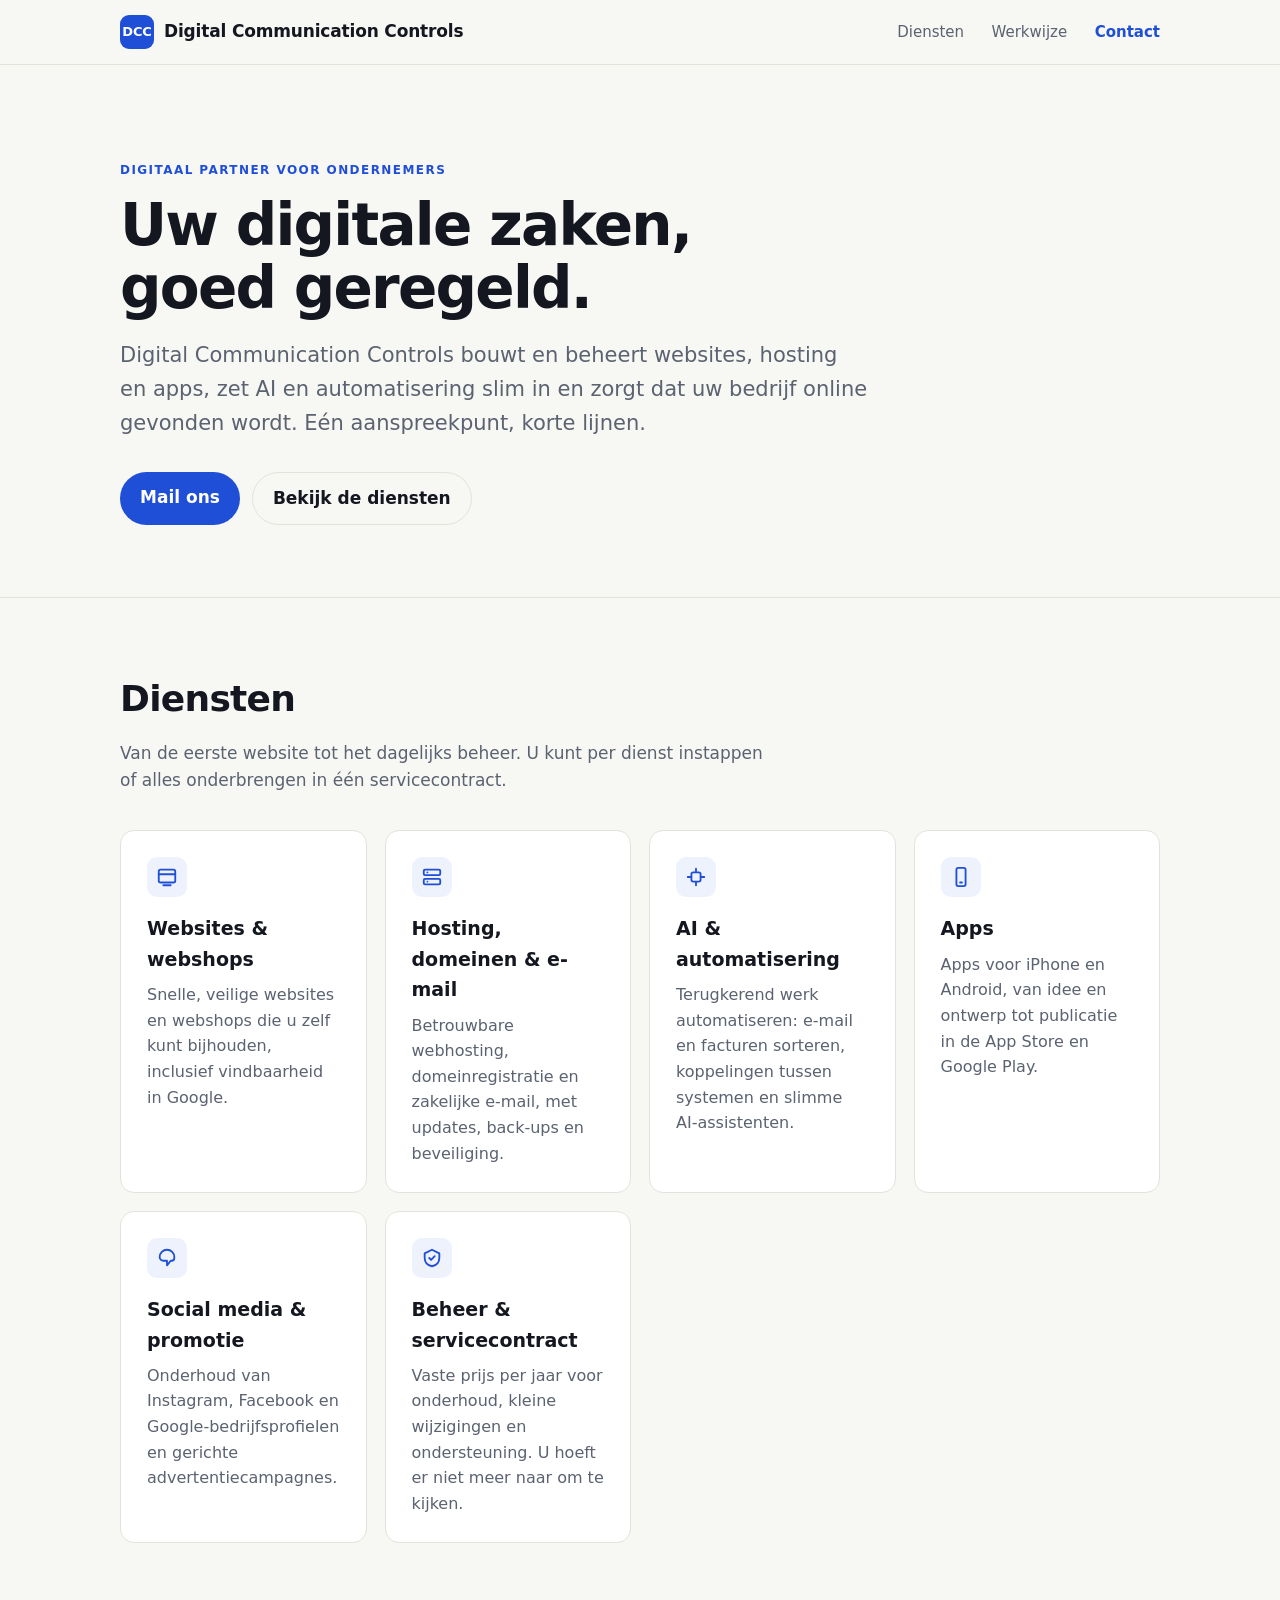
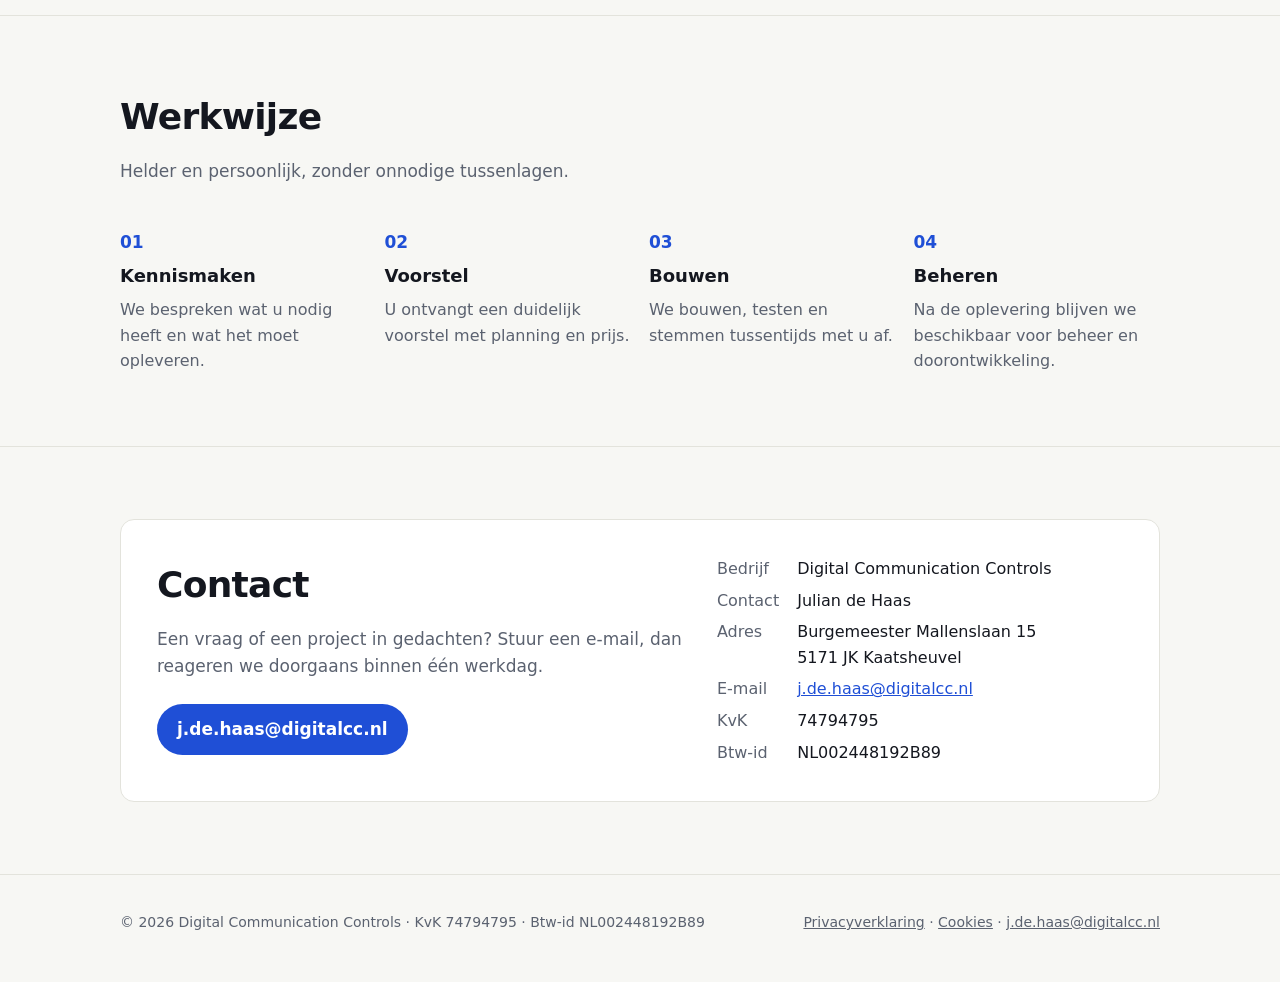
<file: index.html>
<!doctype html>
<html lang="nl">
<head>
<meta charset="utf-8">
<meta name="viewport" content="width=device-width,initial-scale=1">
<title>Digital Communication Controls – websites, apps, AI en online zichtbaarheid</title>
<meta name="description" content="Digital Communication Controls uit Kaatsheuvel bouwt en beheert websites, webhosting, apps en AI-automatisering, en verzorgt social media en Google-zichtbaarheid voor ondernemers.">
<link rel="canonical" href="https://digitalcc.nl/">
<link rel="icon" href="favicon.svg" type="image/svg+xml">
<link rel="stylesheet" href="style.css">
<script type="application/ld+json">
{"@context":"https://schema.org","@type":"ProfessionalService","name":"Digital Communication Controls","url":"https://digitalcc.nl/","email":"j.de.haas@digitalcc.nl","founder":{"@type":"Person","name":"Julian de Haas"},"address":{"@type":"PostalAddress","streetAddress":"Burgemeester Mallenslaan 15","postalCode":"5171 JK","addressLocality":"Kaatsheuvel","addressCountry":"NL"},"vatID":"NL002448192B89","identifier":{"@type":"PropertyValue","propertyID":"KvK","value":"74794795"},"areaServed":"NL"}
</script>
</head>
<body>
<header class="top">
  <div class="wrap">
    <a class="brand" href="/"><span class="mark">DCC</span>Digital Communication Controls</a>
    <nav>
      <a href="#diensten">Diensten</a>
      <a href="#werkwijze">Werkwijze</a>
      <a class="cta" href="#contact">Contact</a>
    </nav>
  </div>
</header>

<main>
  <div class="wrap hero">
    <div class="eyebrow">Digitaal partner voor ondernemers</div>
    <h1>Uw digitale zaken, goed geregeld.</h1>
    <p class="lead">Digital Communication Controls bouwt en beheert websites, hosting en apps, zet AI en automatisering slim in en zorgt dat uw bedrijf online gevonden wordt. Eén aanspreekpunt, korte lijnen.</p>
    <div class="actions">
      <a class="btn" href="mailto:j.de.haas@digitalcc.nl">Mail ons</a>
      <a class="btn ghost" href="#diensten">Bekijk de diensten</a>
    </div>
  </div>

  <section id="diensten">
    <div class="wrap">
      <h2>Diensten</h2>
      <p class="intro">Van de eerste website tot het dagelijks beheer. U kunt per dienst instappen of alles onderbrengen in één servicecontract.</p>
      <div class="grid">
        <div class="card">
          <div class="ic"><svg width="22" height="22" viewBox="0 0 24 24" fill="none" stroke="currentColor" stroke-width="2" stroke-linecap="round" stroke-linejoin="round" aria-hidden="true"><rect x="3" y="4" width="18" height="14" rx="2"/><path d="M3 9h18M8 21h8"/></svg></div>
          <h3>Websites &amp; webshops</h3>
          <p>Snelle, veilige websites en webshops die u zelf kunt bijhouden, inclusief vindbaarheid in Google.</p>
        </div>
        <div class="card">
          <div class="ic"><svg width="22" height="22" viewBox="0 0 24 24" fill="none" stroke="currentColor" stroke-width="2" stroke-linecap="round" stroke-linejoin="round" aria-hidden="true"><rect x="3" y="4" width="18" height="6" rx="1.5"/><rect x="3" y="14" width="18" height="6" rx="1.5"/><path d="M7 7h.01M7 17h.01"/></svg></div>
          <h3>Hosting, domeinen &amp; e-mail</h3>
          <p>Betrouwbare webhosting, domeinregistratie en zakelijke e-mail, met updates, back-ups en beveiliging.</p>
        </div>
        <div class="card">
          <div class="ic"><svg width="22" height="22" viewBox="0 0 24 24" fill="none" stroke="currentColor" stroke-width="2" stroke-linecap="round" stroke-linejoin="round" aria-hidden="true"><path d="M12 3v3M12 18v3M3 12h3M18 12h3"/><rect x="7" y="7" width="10" height="10" rx="2"/></svg></div>
          <h3>AI &amp; automatisering</h3>
          <p>Terugkerend werk automatiseren: e-mail en facturen sorteren, koppelingen tussen systemen en slimme AI-assistenten.</p>
        </div>
        <div class="card">
          <div class="ic"><svg width="22" height="22" viewBox="0 0 24 24" fill="none" stroke="currentColor" stroke-width="2" stroke-linecap="round" stroke-linejoin="round" aria-hidden="true"><rect x="7" y="2" width="10" height="20" rx="2"/><path d="M11 18h2"/></svg></div>
          <h3>Apps</h3>
          <p>Apps voor iPhone en Android, van idee en ontwerp tot publicatie in de App Store en Google Play.</p>
        </div>
        <div class="card">
          <div class="ic"><svg width="22" height="22" viewBox="0 0 24 24" fill="none" stroke="currentColor" stroke-width="2" stroke-linecap="round" stroke-linejoin="round" aria-hidden="true"><path d="M4 11a8 8 0 0 1 16 0v1a3 3 0 0 1-3 3h-1l-4 5v-5H8a4 4 0 0 1-4-4z"/></svg></div>
          <h3>Social media &amp; promotie</h3>
          <p>Onderhoud van Instagram, Facebook en Google-bedrijfsprofielen en gerichte advertentiecampagnes.</p>
        </div>
        <div class="card">
          <div class="ic"><svg width="22" height="22" viewBox="0 0 24 24" fill="none" stroke="currentColor" stroke-width="2" stroke-linecap="round" stroke-linejoin="round" aria-hidden="true"><path d="M12 3l8 4v5c0 5-3.5 8-8 9-4.5-1-8-4-8-9V7z"/><path d="M9 12l2 2 4-4"/></svg></div>
          <h3>Beheer &amp; servicecontract</h3>
          <p>Vaste prijs per jaar voor onderhoud, kleine wijzigingen en ondersteuning. U hoeft er niet meer naar om te kijken.</p>
        </div>
      </div>
    </div>
  </section>

  <section id="werkwijze">
    <div class="wrap">
      <h2>Werkwijze</h2>
      <p class="intro">Helder en persoonlijk, zonder onnodige tussenlagen.</p>
      <div class="steps">
        <div><h3>Kennismaken</h3><p>We bespreken wat u nodig heeft en wat het moet opleveren.</p></div>
        <div><h3>Voorstel</h3><p>U ontvangt een duidelijk voorstel met planning en prijs.</p></div>
        <div><h3>Bouwen</h3><p>We bouwen, testen en stemmen tussentijds met u af.</p></div>
        <div><h3>Beheren</h3><p>Na de oplevering blijven we beschikbaar voor beheer en doorontwikkeling.</p></div>
      </div>
    </div>
  </section>

  <section id="contact">
    <div class="wrap">
      <div class="contact">
        <div>
          <h2>Contact</h2>
          <p class="intro" style="margin-bottom:24px">Een vraag of een project in gedachten? Stuur een e-mail, dan reageren we doorgaans binnen één werkdag.</p>
          <a class="btn" href="mailto:j.de.haas@digitalcc.nl">j.de.haas@digitalcc.nl</a>
        </div>
        <dl>
          <dt>Bedrijf</dt><dd>Digital Communication Controls</dd>
          <dt>Contact</dt><dd>Julian de Haas</dd>
          <dt>Adres</dt><dd>Burgemeester Mallenslaan 15<br>5171 JK Kaatsheuvel</dd>
          <dt>E-mail</dt><dd><a href="mailto:j.de.haas@digitalcc.nl">j.de.haas@digitalcc.nl</a></dd>
          <dt>KvK</dt><dd>74794795</dd>
          <dt>Btw-id</dt><dd>NL002448192B89</dd>
        </dl>
      </div>
    </div>
  </section>
</main>

<footer>
  <div class="wrap">
    <span>© <span id="jaar">2026</span> Digital Communication Controls · KvK 74794795 · Btw-id NL002448192B89</span>
    <span><a href="privacy.html">Privacyverklaring</a> · <a href="privacy.html#cookies">Cookies</a> · <a href="mailto:j.de.haas@digitalcc.nl">j.de.haas@digitalcc.nl</a></span>
  </div>
</footer>
<script>document.getElementById('jaar').textContent=new Date().getFullYear()</script>
</body>
</html>
</file>
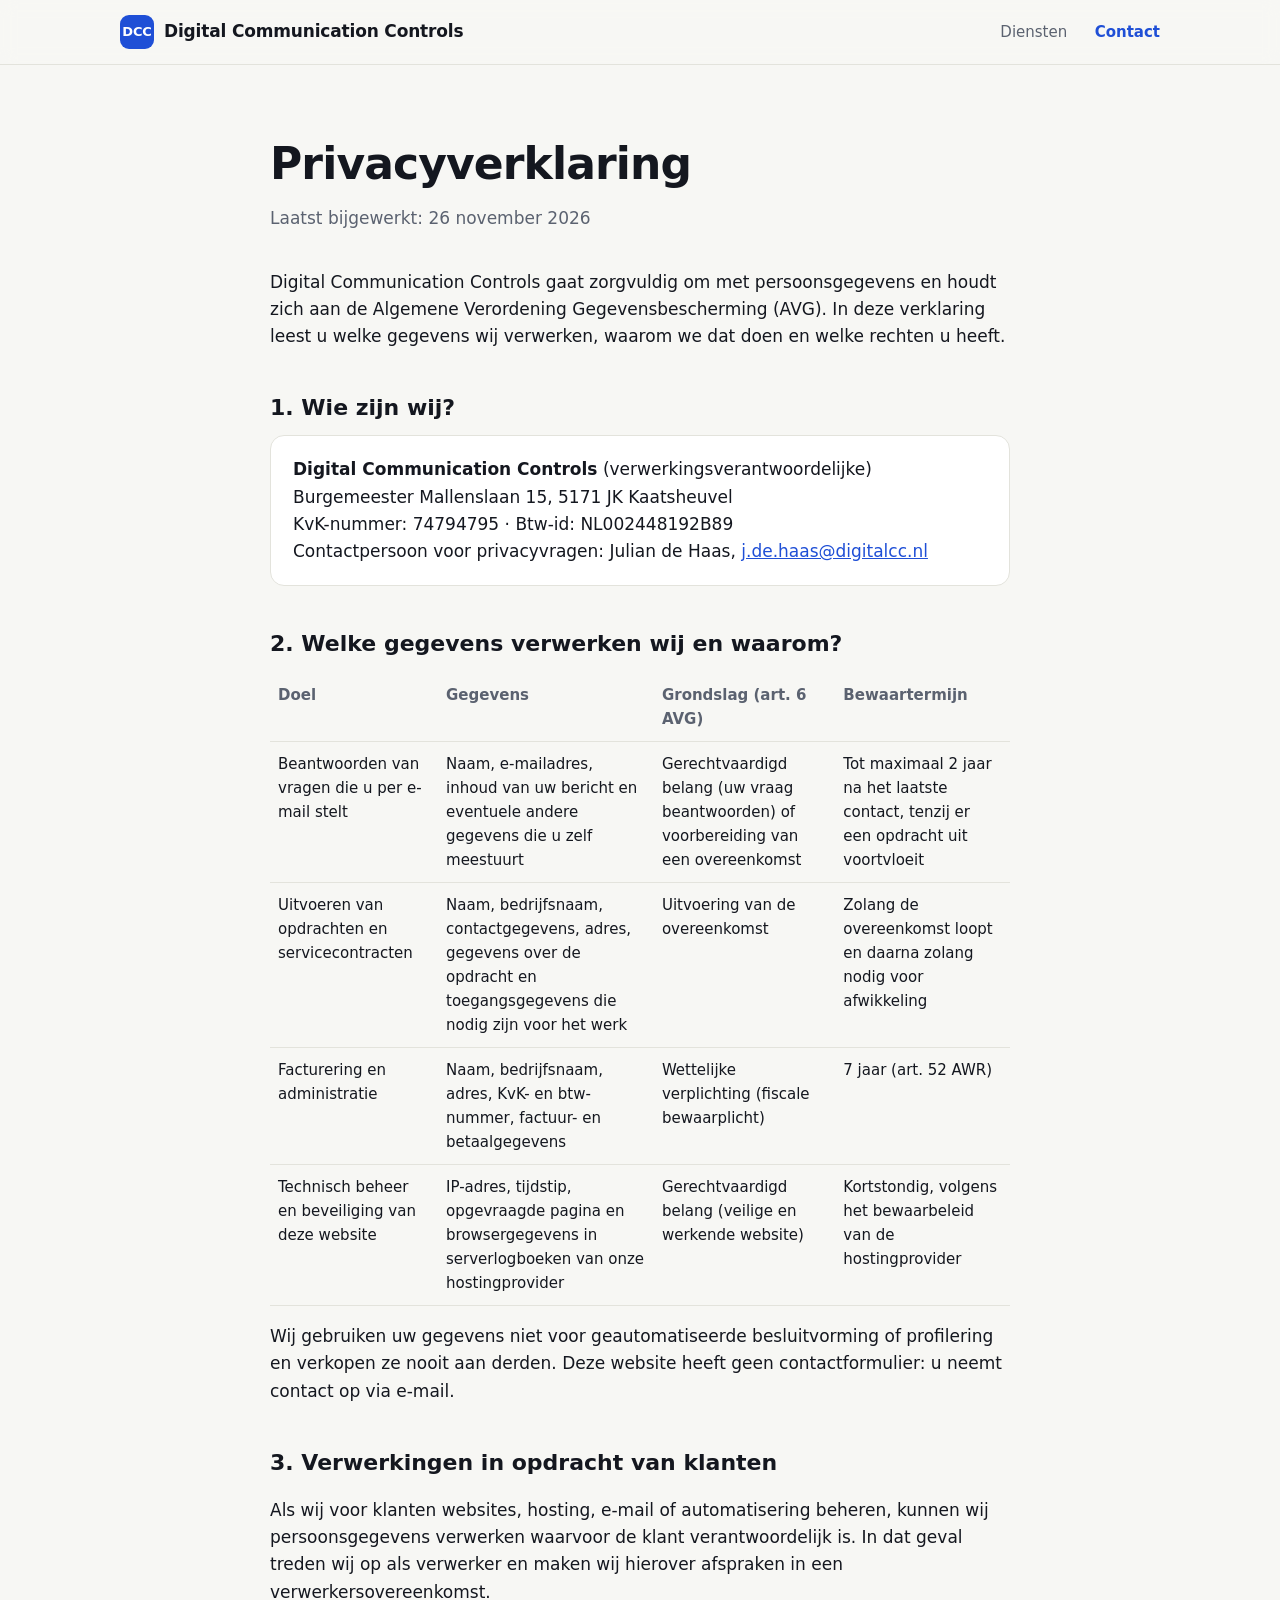
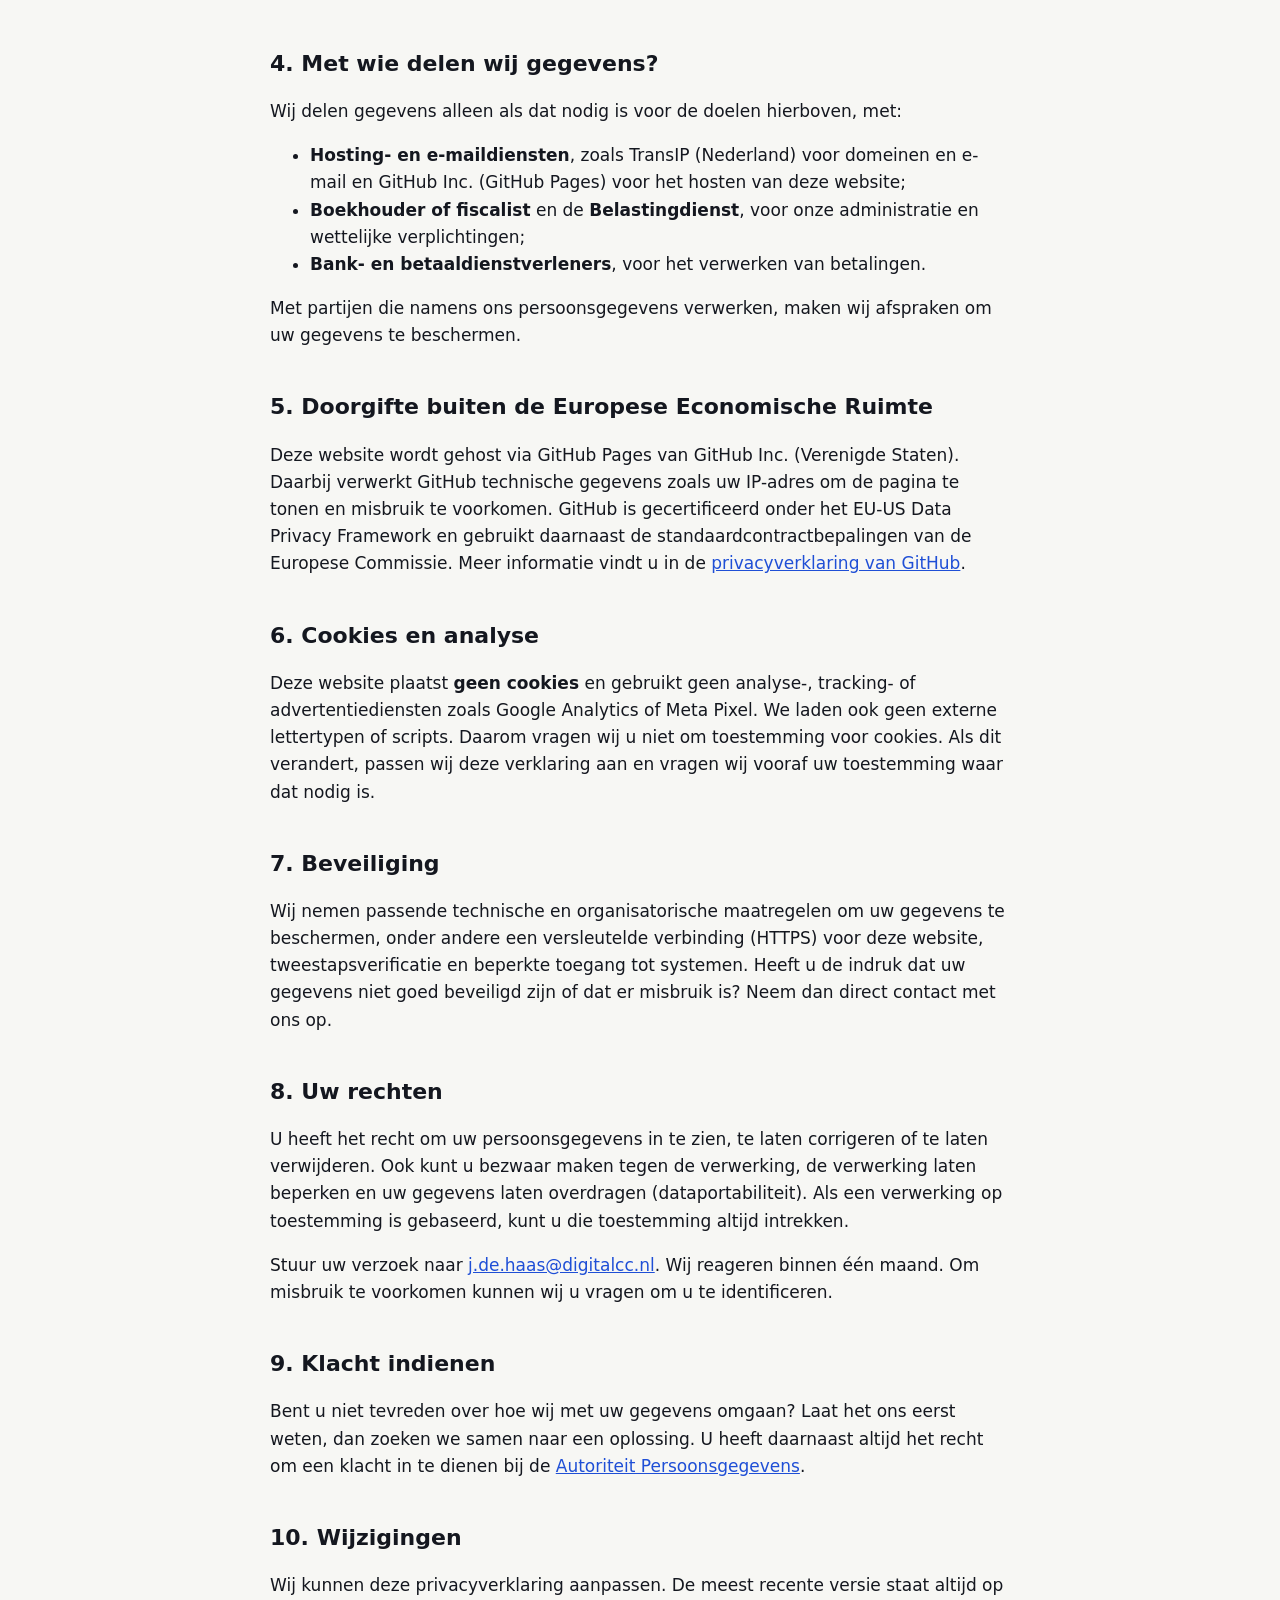
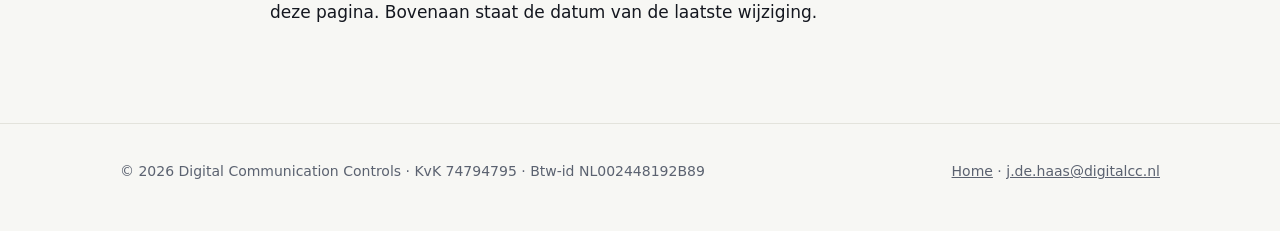
<file: privacy.html>
<!doctype html>
<html lang="nl">
<head>
<meta charset="utf-8">
<meta name="viewport" content="width=device-width,initial-scale=1">
<title>Privacyverklaring – Digital Communication Controls</title>
<meta name="description" content="Privacyverklaring en cookieverklaring van Digital Communication Controls, Kaatsheuvel.">
<link rel="canonical" href="https://digitalcc.nl/privacy.html">
<link rel="icon" href="favicon.svg" type="image/svg+xml">
<link rel="stylesheet" href="style.css">
</head>
<body>
<header class="top">
  <div class="wrap">
    <a class="brand" href="/"><span class="mark">DCC</span>Digital Communication Controls</a>
    <nav>
      <a href="/#diensten">Diensten</a>
      <a class="cta" href="/#contact">Contact</a>
    </nav>
  </div>
</header>

<main class="legal">
  <div class="wrap">
    <h1>Privacyverklaring</h1>
    <p class="meta">Laatst bijgewerkt: 26 november 2026</p>

    <p>Digital Communication Controls gaat zorgvuldig om met persoonsgegevens en houdt zich aan de Algemene Verordening Gegevensbescherming (AVG). In deze verklaring leest u welke gegevens wij verwerken, waarom we dat doen en welke rechten u heeft.</p>

    <h2>1. Wie zijn wij?</h2>
    <div class="box">
      <strong>Digital Communication Controls</strong> (verwerkingsverantwoordelijke)<br>
      Burgemeester Mallenslaan 15, 5171 JK Kaatsheuvel<br>
      KvK-nummer: 74794795 · Btw-id: NL002448192B89<br>
      Contactpersoon voor privacyvragen: Julian de Haas, <a href="mailto:j.de.haas@digitalcc.nl">j.de.haas@digitalcc.nl</a>
    </div>

    <h2>2. Welke gegevens verwerken wij en waarom?</h2>
    <table>
      <thead><tr><th>Doel</th><th>Gegevens</th><th>Grondslag (art. 6 AVG)</th><th>Bewaartermijn</th></tr></thead>
      <tbody>
        <tr><td>Beantwoorden van vragen die u per e-mail stelt</td><td>Naam, e-mailadres, inhoud van uw bericht en eventuele andere gegevens die u zelf meestuurt</td><td>Gerechtvaardigd belang (uw vraag beantwoorden) of voorbereiding van een overeenkomst</td><td>Tot maximaal 2 jaar na het laatste contact, tenzij er een opdracht uit voortvloeit</td></tr>
        <tr><td>Uitvoeren van opdrachten en servicecontracten</td><td>Naam, bedrijfsnaam, contactgegevens, adres, gegevens over de opdracht en toegangsgegevens die nodig zijn voor het werk</td><td>Uitvoering van de overeenkomst</td><td>Zolang de overeenkomst loopt en daarna zolang nodig voor afwikkeling</td></tr>
        <tr><td>Facturering en administratie</td><td>Naam, bedrijfsnaam, adres, KvK- en btw-nummer, factuur- en betaalgegevens</td><td>Wettelijke verplichting (fiscale bewaarplicht)</td><td>7 jaar (art. 52 AWR)</td></tr>
        <tr><td>Technisch beheer en beveiliging van deze website</td><td>IP-adres, tijdstip, opgevraagde pagina en browsergegevens in serverlogboeken van onze hostingprovider</td><td>Gerechtvaardigd belang (veilige en werkende website)</td><td>Kortstondig, volgens het bewaarbeleid van de hostingprovider</td></tr>
      </tbody>
    </table>
    <p>Wij gebruiken uw gegevens niet voor geautomatiseerde besluitvorming of profilering en verkopen ze nooit aan derden. Deze website heeft geen contactformulier: u neemt contact op via e-mail.</p>

    <h2>3. Verwerkingen in opdracht van klanten</h2>
    <p>Als wij voor klanten websites, hosting, e-mail of automatisering beheren, kunnen wij persoonsgegevens verwerken waarvoor de klant verantwoordelijk is. In dat geval treden wij op als verwerker en maken wij hierover afspraken in een verwerkersovereenkomst.</p>

    <h2>4. Met wie delen wij gegevens?</h2>
    <p>Wij delen gegevens alleen als dat nodig is voor de doelen hierboven, met:</p>
    <ul>
      <li><strong>Hosting- en e-maildiensten</strong>, zoals TransIP (Nederland) voor domeinen en e-mail en GitHub Inc. (GitHub Pages) voor het hosten van deze website;</li>
      <li><strong>Boekhouder of fiscalist</strong> en de <strong>Belastingdienst</strong>, voor onze administratie en wettelijke verplichtingen;</li>
      <li><strong>Bank- en betaaldienstverleners</strong>, voor het verwerken van betalingen.</li>
    </ul>
    <p>Met partijen die namens ons persoonsgegevens verwerken, maken wij afspraken om uw gegevens te beschermen.</p>

    <h2>5. Doorgifte buiten de Europese Economische Ruimte</h2>
    <p>Deze website wordt gehost via GitHub Pages van GitHub Inc. (Verenigde Staten). Daarbij verwerkt GitHub technische gegevens zoals uw IP-adres om de pagina te tonen en misbruik te voorkomen. GitHub is gecertificeerd onder het EU-US Data Privacy Framework en gebruikt daarnaast de standaardcontractbepalingen van de Europese Commissie. Meer informatie vindt u in de <a href="https://docs.github.com/nl/site-policy/privacy-policies/github-general-privacy-statement" rel="noopener">privacyverklaring van GitHub</a>.</p>

    <h2 id="cookies">6. Cookies en analyse</h2>
    <p>Deze website plaatst <strong>geen cookies</strong> en gebruikt geen analyse-, tracking- of advertentiediensten zoals Google Analytics of Meta Pixel. We laden ook geen externe lettertypen of scripts. Daarom vragen wij u niet om toestemming voor cookies. Als dit verandert, passen wij deze verklaring aan en vragen wij vooraf uw toestemming waar dat nodig is.</p>

    <h2>7. Beveiliging</h2>
    <p>Wij nemen passende technische en organisatorische maatregelen om uw gegevens te beschermen, onder andere een versleutelde verbinding (HTTPS) voor deze website, tweestapsverificatie en beperkte toegang tot systemen. Heeft u de indruk dat uw gegevens niet goed beveiligd zijn of dat er misbruik is? Neem dan direct contact met ons op.</p>

    <h2>8. Uw rechten</h2>
    <p>U heeft het recht om uw persoonsgegevens in te zien, te laten corrigeren of te laten verwijderen. Ook kunt u bezwaar maken tegen de verwerking, de verwerking laten beperken en uw gegevens laten overdragen (dataportabiliteit). Als een verwerking op toestemming is gebaseerd, kunt u die toestemming altijd intrekken.</p>
    <p>Stuur uw verzoek naar <a href="mailto:j.de.haas@digitalcc.nl">j.de.haas@digitalcc.nl</a>. Wij reageren binnen één maand. Om misbruik te voorkomen kunnen wij u vragen om u te identificeren.</p>

    <h2>9. Klacht indienen</h2>
    <p>Bent u niet tevreden over hoe wij met uw gegevens omgaan? Laat het ons eerst weten, dan zoeken we samen naar een oplossing. U heeft daarnaast altijd het recht om een klacht in te dienen bij de <a href="https://www.autoriteitpersoonsgegevens.nl/" rel="noopener">Autoriteit Persoonsgegevens</a>.</p>

    <h2>10. Wijzigingen</h2>
    <p>Wij kunnen deze privacyverklaring aanpassen. De meest recente versie staat altijd op deze pagina. Bovenaan staat de datum van de laatste wijziging.</p>
  </div>
</main>

<footer>
  <div class="wrap">
    <span>© 2026 Digital Communication Controls · KvK 74794795 · Btw-id NL002448192B89</span>
    <span><a href="/">Home</a> · <a href="mailto:j.de.haas@digitalcc.nl">j.de.haas@digitalcc.nl</a></span>
  </div>
</footer>
</body>
</html>
</file>
<file: style.css>
:root{
  --bg:#f7f7f4; --surface:#ffffff; --ink:#14171f; --muted:#5b6270; --line:#e3e3dc;
  --accent:#1f4fd6; --accent-ink:#ffffff; --soft:#eef2fd;
  --max:1080px; --radius:14px;
}
@media (prefers-color-scheme: dark){
  :root{ --bg:#0f1218; --surface:#161a22; --ink:#eef0f4; --muted:#a2a9b6; --line:#262c38;
         --accent:#7d9cff; --accent-ink:#0f1218; --soft:#1a2236; }
}
*{box-sizing:border-box}
html{scroll-behavior:smooth}
body{margin:0;background:var(--bg);color:var(--ink);font:17px/1.6 "Inter",system-ui,-apple-system,"Segoe UI",Roboto,sans-serif;-webkit-font-smoothing:antialiased}
a{color:var(--accent)}
.wrap{max-width:var(--max);margin:0 auto;padding:0 20px}
header.top{position:sticky;top:0;z-index:5;background:color-mix(in srgb,var(--bg) 88%,transparent);backdrop-filter:blur(8px);border-bottom:1px solid var(--line)}
header.top .wrap{display:flex;align-items:center;justify-content:space-between;height:64px;gap:16px}
.brand{display:flex;align-items:center;gap:10px;font-weight:700;text-decoration:none;color:var(--ink);letter-spacing:-.01em}
.brand .mark{display:grid;place-items:center;width:34px;height:34px;border-radius:9px;background:var(--accent);color:var(--accent-ink);font-size:13px;font-weight:800}
nav a{color:var(--muted);text-decoration:none;margin-left:22px;font-size:15px}
nav a:hover{color:var(--ink)}
@media (max-width:640px){ nav a:not(.cta){display:none} }
.btn{display:inline-block;padding:12px 20px;border-radius:999px;background:var(--accent);color:var(--accent-ink);text-decoration:none;font-weight:600}
.btn.ghost{background:transparent;color:var(--ink);border:1px solid var(--line)}
nav a.cta{color:var(--accent);font-weight:600}
.hero{padding-top:96px;padding-bottom:72px}
.hero h1{font-size:clamp(34px,6vw,58px);line-height:1.08;letter-spacing:-.03em;margin:0 0 20px;max-width:16ch}
.hero p.lead{font-size:clamp(18px,2.2vw,21px);color:var(--muted);max-width:56ch;margin:0 0 32px}
.hero .actions{display:flex;gap:12px;flex-wrap:wrap}
.eyebrow{text-transform:uppercase;letter-spacing:.12em;font-size:12px;font-weight:700;color:var(--accent);margin-bottom:14px}
section{padding:72px 0;border-top:1px solid var(--line)}
section h2{font-size:clamp(26px,3.6vw,36px);letter-spacing:-.02em;margin:0 0 12px}
section .intro{color:var(--muted);max-width:60ch;margin:0 0 36px}
.grid{display:grid;grid-template-columns:repeat(auto-fit,minmax(240px,1fr));gap:18px}
.card{background:var(--surface);border:1px solid var(--line);border-radius:var(--radius);padding:26px}
.card h3{margin:0 0 8px;font-size:19px}
.card p{margin:0;color:var(--muted);font-size:16px}
.card .ic{width:40px;height:40px;border-radius:10px;background:var(--soft);display:grid;place-items:center;margin-bottom:16px;color:var(--accent)}
.steps{counter-reset:s;display:grid;grid-template-columns:repeat(auto-fit,minmax(220px,1fr));gap:18px}
.steps div{counter-increment:s;padding-top:8px}
.steps div::before{content:counter(s,decimal-leading-zero);display:block;font-weight:800;color:var(--accent);margin-bottom:6px}
.steps h3{margin:0 0 6px;font-size:18px}
.steps p{margin:0;color:var(--muted);font-size:16px}
.contact{background:var(--surface);border:1px solid var(--line);border-radius:var(--radius);padding:36px;display:grid;grid-template-columns:1.3fr 1fr;gap:32px}
@media (max-width:760px){ .contact{grid-template-columns:1fr;padding:26px} }
.contact dl{margin:0;display:grid;grid-template-columns:auto 1fr;gap:6px 18px;font-size:16px}
.contact dt{color:var(--muted)}
.contact dd{margin:0}
footer{padding:36px 0 48px;color:var(--muted);font-size:14px;border-top:1px solid var(--line)}
footer .wrap{display:flex;flex-wrap:wrap;gap:10px 28px;justify-content:space-between}
footer a{color:var(--muted)}
/* juridische pagina's */
.legal{padding:64px 0 80px}
.legal .wrap{max-width:780px}
.legal h1{font-size:clamp(30px,5vw,44px);letter-spacing:-.02em;margin:0 0 6px}
.legal .meta{color:var(--muted);margin:0 0 36px}
.legal h2{font-size:22px;margin:40px 0 10px}
.legal table{width:100%;border-collapse:collapse;font-size:15px;margin:12px 0}
.legal th,.legal td{text-align:left;vertical-align:top;border-bottom:1px solid var(--line);padding:10px 8px}
.legal th{color:var(--muted);font-weight:600}
.legal .box{background:var(--surface);border:1px solid var(--line);border-radius:var(--radius);padding:20px 22px}
@media (max-width:640px){ .legal table{display:block;overflow-x:auto} }
</file>
